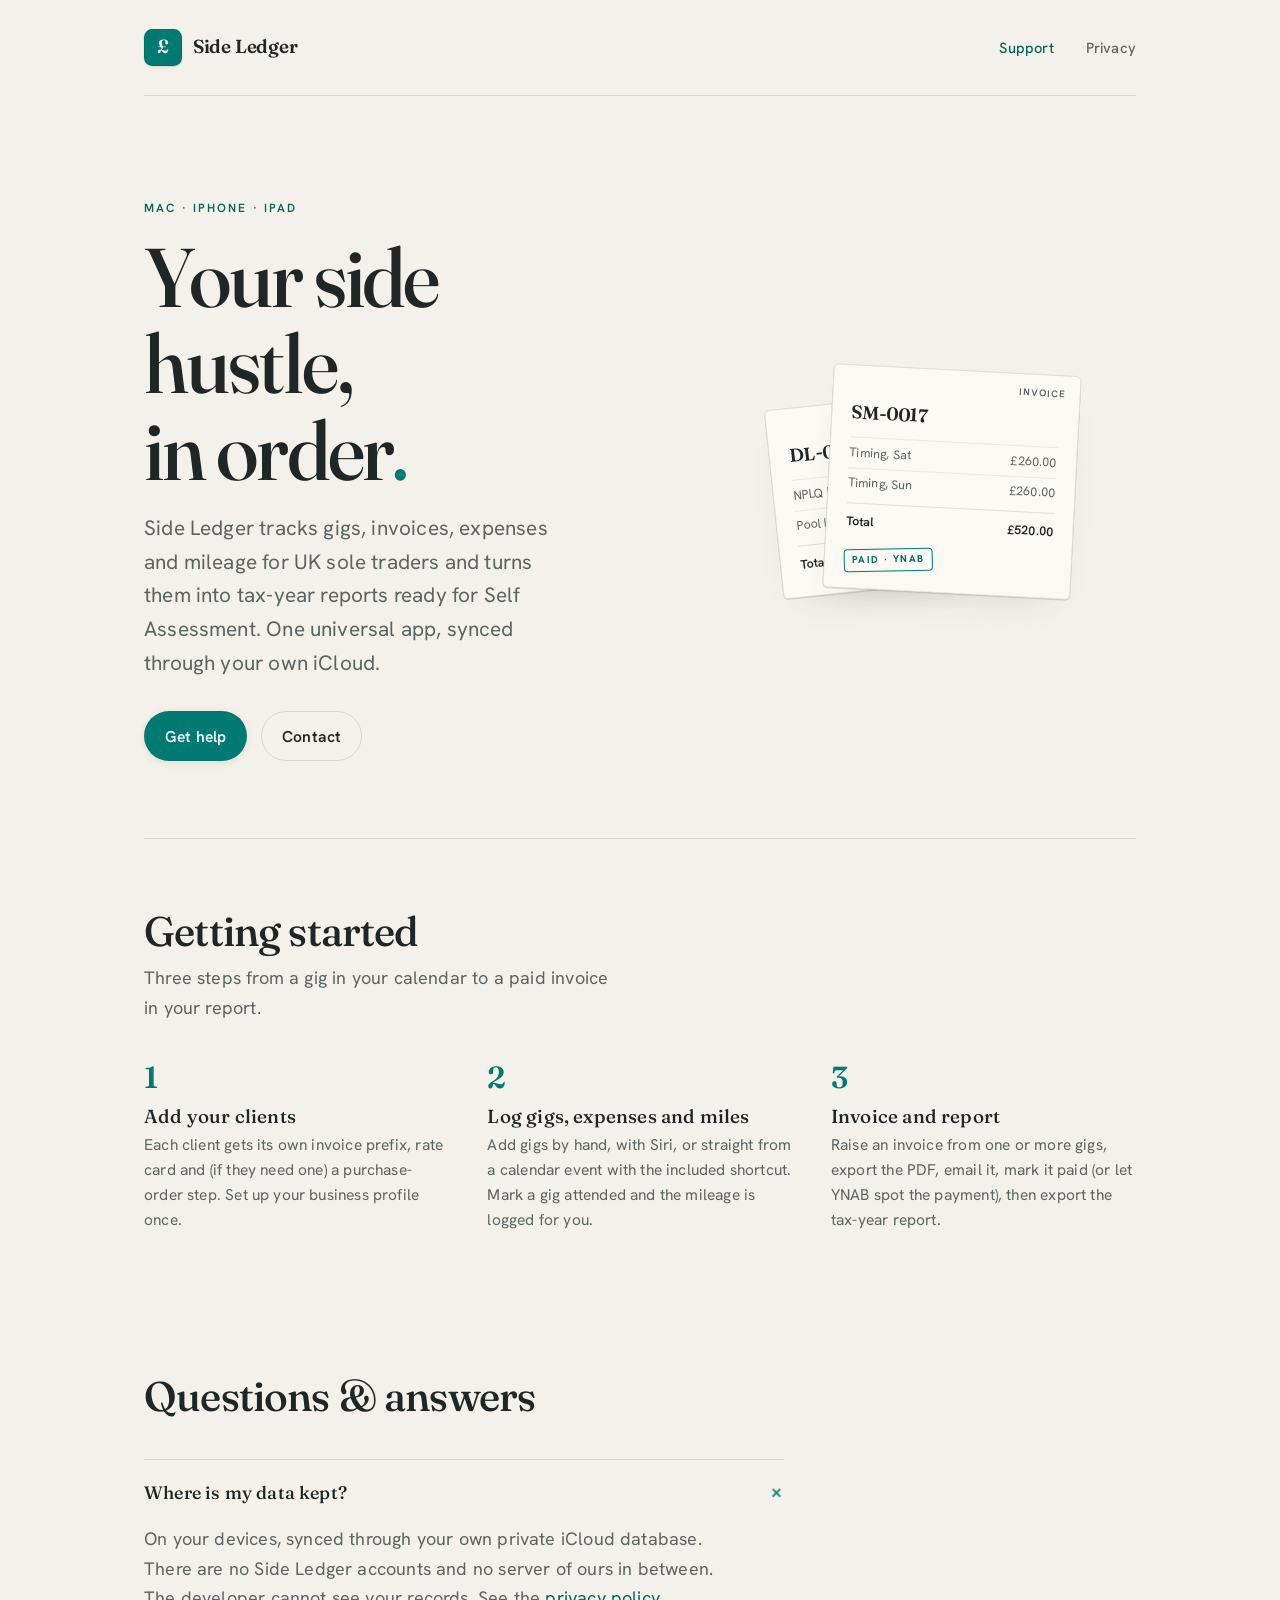
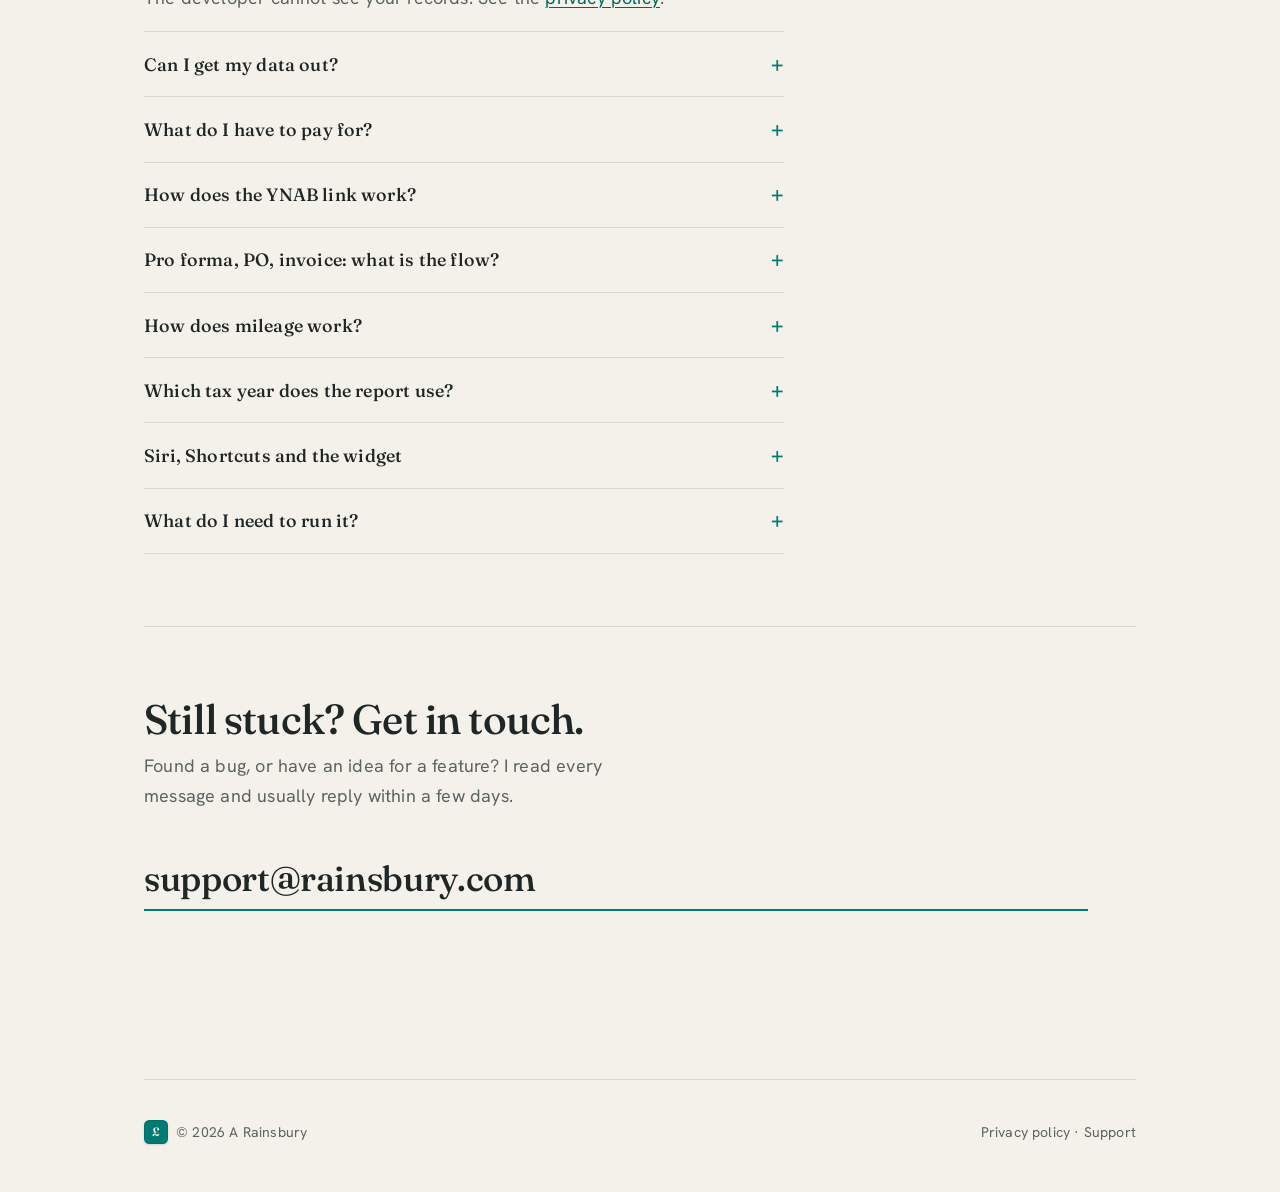
<file: index.html>
<!doctype html>
<html lang="en">
<head>
<meta charset="utf-8">
<meta name="viewport" content="width=device-width, initial-scale=1">
<title>Side Ledger Support</title>
<meta name="description" content="Support and help for Side Ledger, a universal app for Mac, iPhone and iPad that tracks a UK side hustle: gigs, invoices, expenses, mileage and tax-year reports, with optional YNAB payment matching.">
<meta property="og:title" content="Side Ledger Support">
<meta property="og:description" content="Help and contact for Side Ledger: gigs, invoices, expenses and mileage for UK sole traders, ready for Self Assessment.">
<meta property="og:type" content="website">
<link rel="preconnect" href="https://fonts.googleapis.com">
<link rel="preconnect" href="https://fonts.gstatic.com" crossorigin>
<link href="https://fonts.googleapis.com/css2?family=Fraunces:opsz,wght@9..144,400;9..144,500;9..144,600&family=Hanken+Grotesk:wght@400;500;600&display=swap" rel="stylesheet">
<link rel="stylesheet" href="styles.css">
</head>
<body>
<div class="wrap">

  <header class="site-head">
    <a class="brand" href="index.html">
      <span class="tile">£</span>
      <b>Side&nbsp;Ledger</b>
    </a>
    <nav class="nav">
      <a href="index.html" aria-current="page">Support</a>
      <a href="privacy.html">Privacy</a>
    </nav>
  </header>

  <main>
    <section class="hero">
      <div class="hero-copy">
        <p class="eyebrow reveal">Mac · iPhone · iPad</p>
        <h1 class="reveal">Your side hustle,<br>in order<span class="dot">.</span></h1>
        <p class="lede reveal">Side Ledger tracks gigs, invoices, expenses and mileage for UK sole traders and turns them into tax-year reports ready for Self Assessment. One universal app, synced through your own iCloud.</p>
        <div class="cta reveal">
          <a class="btn btn-primary" href="#help">Get help</a>
          <a class="btn btn-ghost" href="#contact">Contact</a>
        </div>
      </div>

      <div class="cluster" aria-hidden="true">
        <div class="sheet sheet--back">
          <span class="tag">Pro forma</span>
          <div class="ttl">DL-0042</div>
          <div class="row"><span>NPLQ Exam</span><span>£150.00</span></div>
          <div class="row"><span>Pool Lifeguard</span><span>£150.00</span></div>
          <div class="row total"><span>Total</span><span>£300.00</span></div>
        </div>
        <div class="sheet sheet--front">
          <span class="tag">Invoice</span>
          <div class="ttl">SM-0017</div>
          <div class="row"><span>Timing, Sat</span><span>£260.00</span></div>
          <div class="row"><span>Timing, Sun</span><span>£260.00</span></div>
          <div class="row total"><span>Total</span><span>£520.00</span></div>
          <span class="paid">Paid · YNAB</span>
        </div>
      </div>
    </section>

    <hr class="rule">

    <section id="help">
      <div class="section-head">
        <h2>Getting started</h2>
        <p>Three steps from a gig in your calendar to a paid invoice in your report.</p>
      </div>
      <div class="steps">
        <div class="step">
          <h3>Add your clients</h3>
          <p>Each client gets its own invoice prefix, rate card and (if they need one) a purchase-order step. Set up your business profile once.</p>
        </div>
        <div class="step">
          <h3>Log gigs, expenses and miles</h3>
          <p>Add gigs by hand, with Siri, or straight from a calendar event with the included shortcut. Mark a gig attended and the mileage is logged for you.</p>
        </div>
        <div class="step">
          <h3>Invoice and report</h3>
          <p>Raise an invoice from one or more gigs, export the PDF, email it, mark it paid (or let YNAB spot the payment), then export the tax-year report.</p>
        </div>
      </div>
    </section>

    <section id="faq">
      <div class="section-head">
        <h2>Questions &amp; answers</h2>
      </div>
      <div class="faq">
        <details open>
          <summary>Where is my data kept? <span class="mk">+</span></summary>
          <div class="ans">
            <p>On your devices, synced through your own private iCloud database. There are no Side Ledger accounts and no server of ours in between. The developer cannot see your records. See the <a href="privacy.html">privacy policy</a>.</p>
          </div>
        </details>
        <details>
          <summary>Can I get my data out? <span class="mk">+</span></summary>
          <div class="ans">
            <p>Always. Settings → Data exports everything as a zip of plain JSON plus your receipt images, and you can import it back on another device or keep it as a backup. Reports export as CSV and XLSX. None of that needs a purchase.</p>
          </div>
        </details>
        <details>
          <summary>What do I have to pay for? <span class="mk">+</span></summary>
          <div class="ans">
            <p>Two things, both optional. <strong>PDF export</strong> is a one-time purchase and covers exporting, sharing and emailing invoice PDFs. <strong>YNAB Sync</strong> is a monthly or yearly subscription. Everything else, including previews, email text, reports and the full data export, is free.</p>
            <p>Purchases are handled by the App Store. Use <strong>Restore Purchases</strong> on a new device, and manage or cancel the subscription in your Apple Account settings.</p>
          </div>
        </details>
        <details>
          <summary>How does the YNAB link work? <span class="mk">+</span></summary>
          <div class="ans">
            <p>Settings → YNAB signs you in with YNAB (read-only). You pick the plan and the accounts your invoice payments arrive in. Side Ledger then reads new incoming transactions and suggests which invoice each one pays. Nothing is marked paid until you tap <strong>Confirm</strong>, and <strong>Not this one</strong> hides a payment for good.</p>
            <p>Side Ledger never writes to YNAB. It cannot add, edit, categorise or delete transactions.</p>
          </div>
        </details>
        <details>
          <summary>Pro forma, PO, invoice: what is the flow? <span class="mk">+</span></summary>
          <div class="ans">
            <p>For clients who need a purchase order, Side Ledger raises a pro forma first. When the PO number arrives, add it and the same document becomes the invoice. Clients who do not need a PO go straight to invoice. Invoices can be re-issued at any time.</p>
          </div>
        </details>
        <details>
          <summary>How does mileage work? <span class="mk">+</span></summary>
          <div class="ans">
            <p>Give each venue a round-trip distance from home. When you mark a gig attended, a mileage entry is created for you at HMRC's simplified rate. You can change the number of trips (multi-day gigs often need more than one) or add entries by hand.</p>
          </div>
        </details>
        <details>
          <summary>Which tax year does the report use? <span class="mk">+</span></summary>
          <div class="ans">
            <p>The UK tax year (6 April to 5 April) by default, on an invoice-date or paid-date basis, with your own custom year-end if you need one. Expense categories map to the boxes on the SA103F self-employment pages.</p>
          </div>
        </details>
        <details>
          <summary>Siri, Shortcuts and the widget <span class="mk">+</span></summary>
          <div class="ans">
            <p>Side Ledger adds actions to Shortcuts and Siri: Add Gig, Mark Gig Attended, Get Gigs Needing Invoices, Get Unpaid Invoices, Add Expense, Add Mileage, Open Invoice, Open Gig, Get Clients, Get Venues, Get Rate Card, Find Gigs by Status and Find Invoices by Tax Year. They chain like any other actions, so a shortcut can get your clients, pick one and use its venues or rates, and Shortcuts' own Find Gigs and Find Invoices actions can filter by client, status, date or paid. They appear after the app's first launch. The widget shows what needs invoicing, what is awaiting a PO and what is unpaid.</p>
          </div>
        </details>
        <details>
          <summary>What do I need to run it? <span class="mk">+</span></summary>
          <div class="ans">
            <p>A Mac running <strong>macOS 26</strong> or later, or an iPhone or iPad running <strong>iOS or iPadOS 26</strong> or later, signed in to iCloud. It is a universal app, so one purchase covers all three.</p>
          </div>
        </details>
      </div>
    </section>

    <hr class="rule">

    <section id="contact">
      <div class="section-head">
        <h2>Still stuck? Get in touch.</h2>
        <p>Found a bug, or have an idea for a feature? I read every message and usually reply within a few days.</p>
      </div>
      <div class="contact">
        <a class="mail" href="mailto:support@rainsbury.com?subject=Side%20Ledger%20support">support@rainsbury.com</a>
      </div>
    </section>
  </main>

  <footer class="site-foot">
    <span class="foot-brand"><span class="tile">£</span> © 2026 A Rainsbury</span>
    <span><a href="privacy.html">Privacy policy</a> · <a href="mailto:support@rainsbury.com">Support</a></span>
  </footer>

</div>
</body>
</html>
</file>
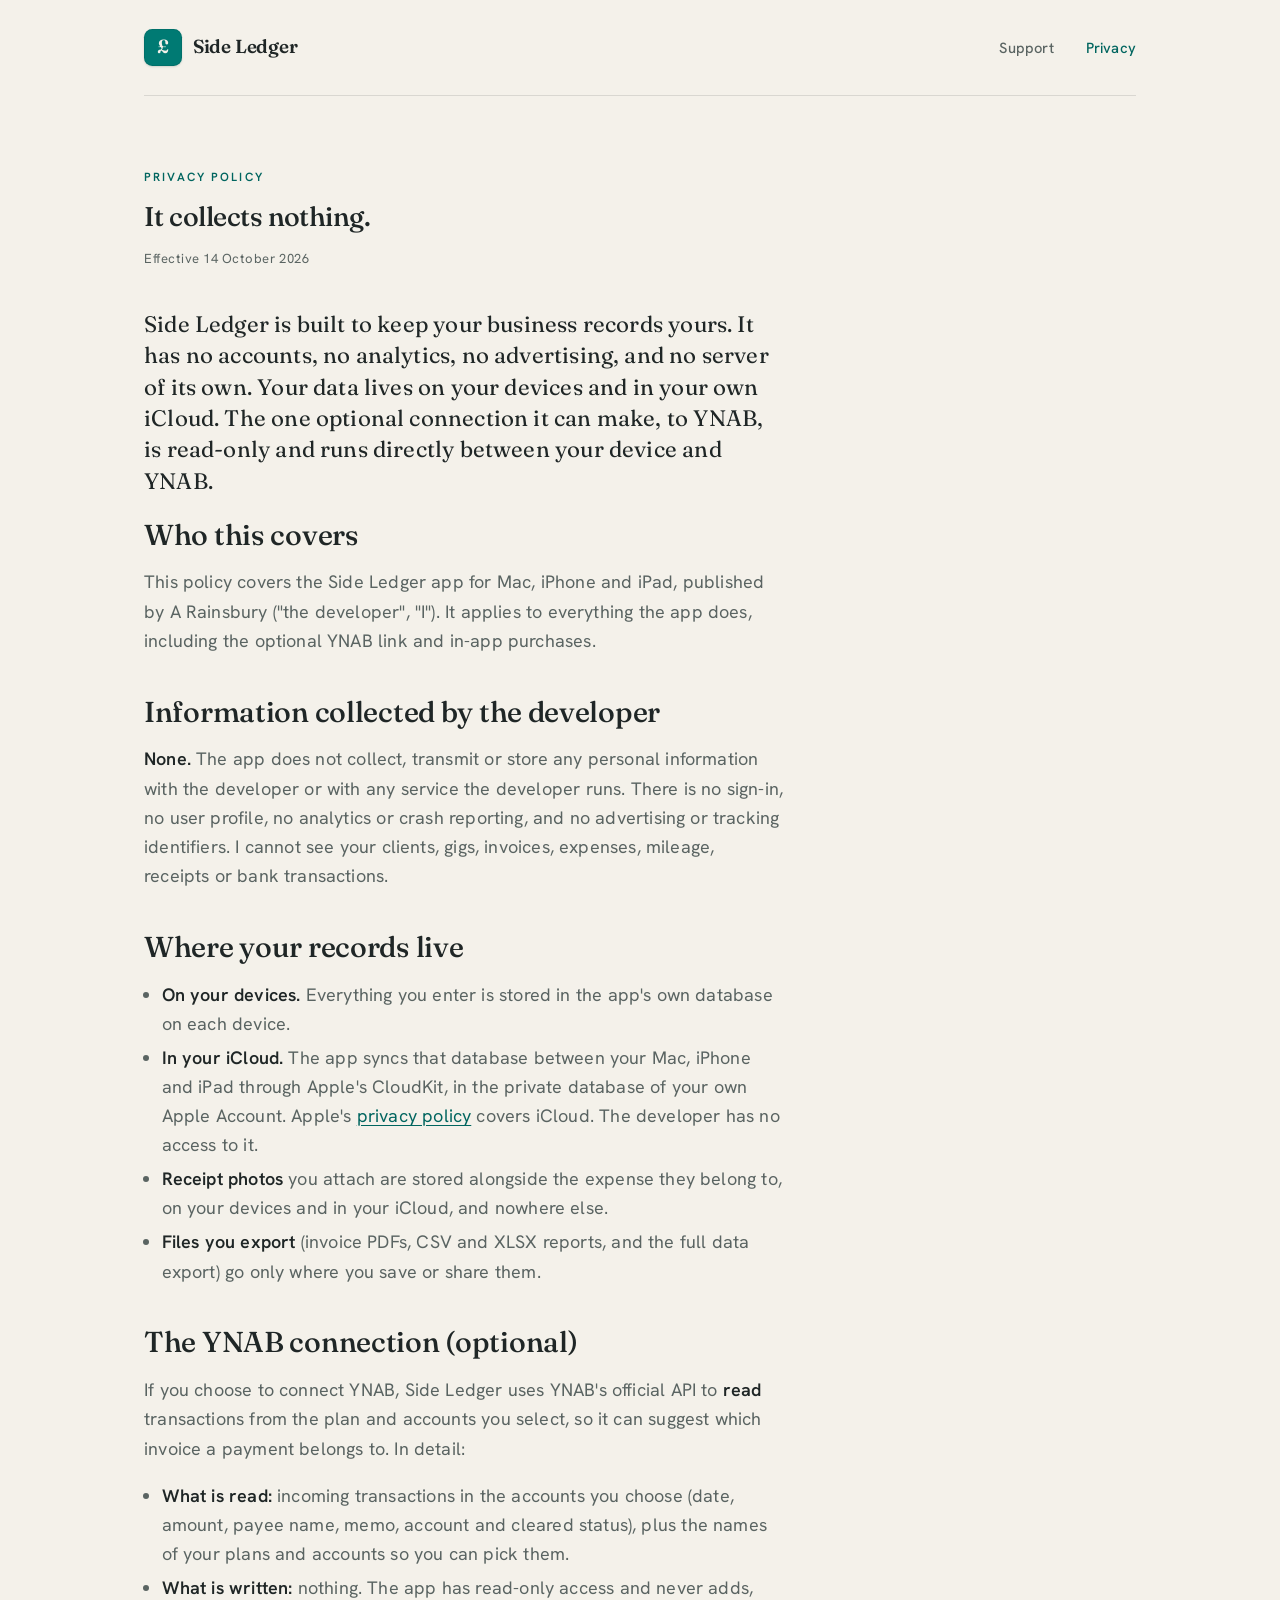
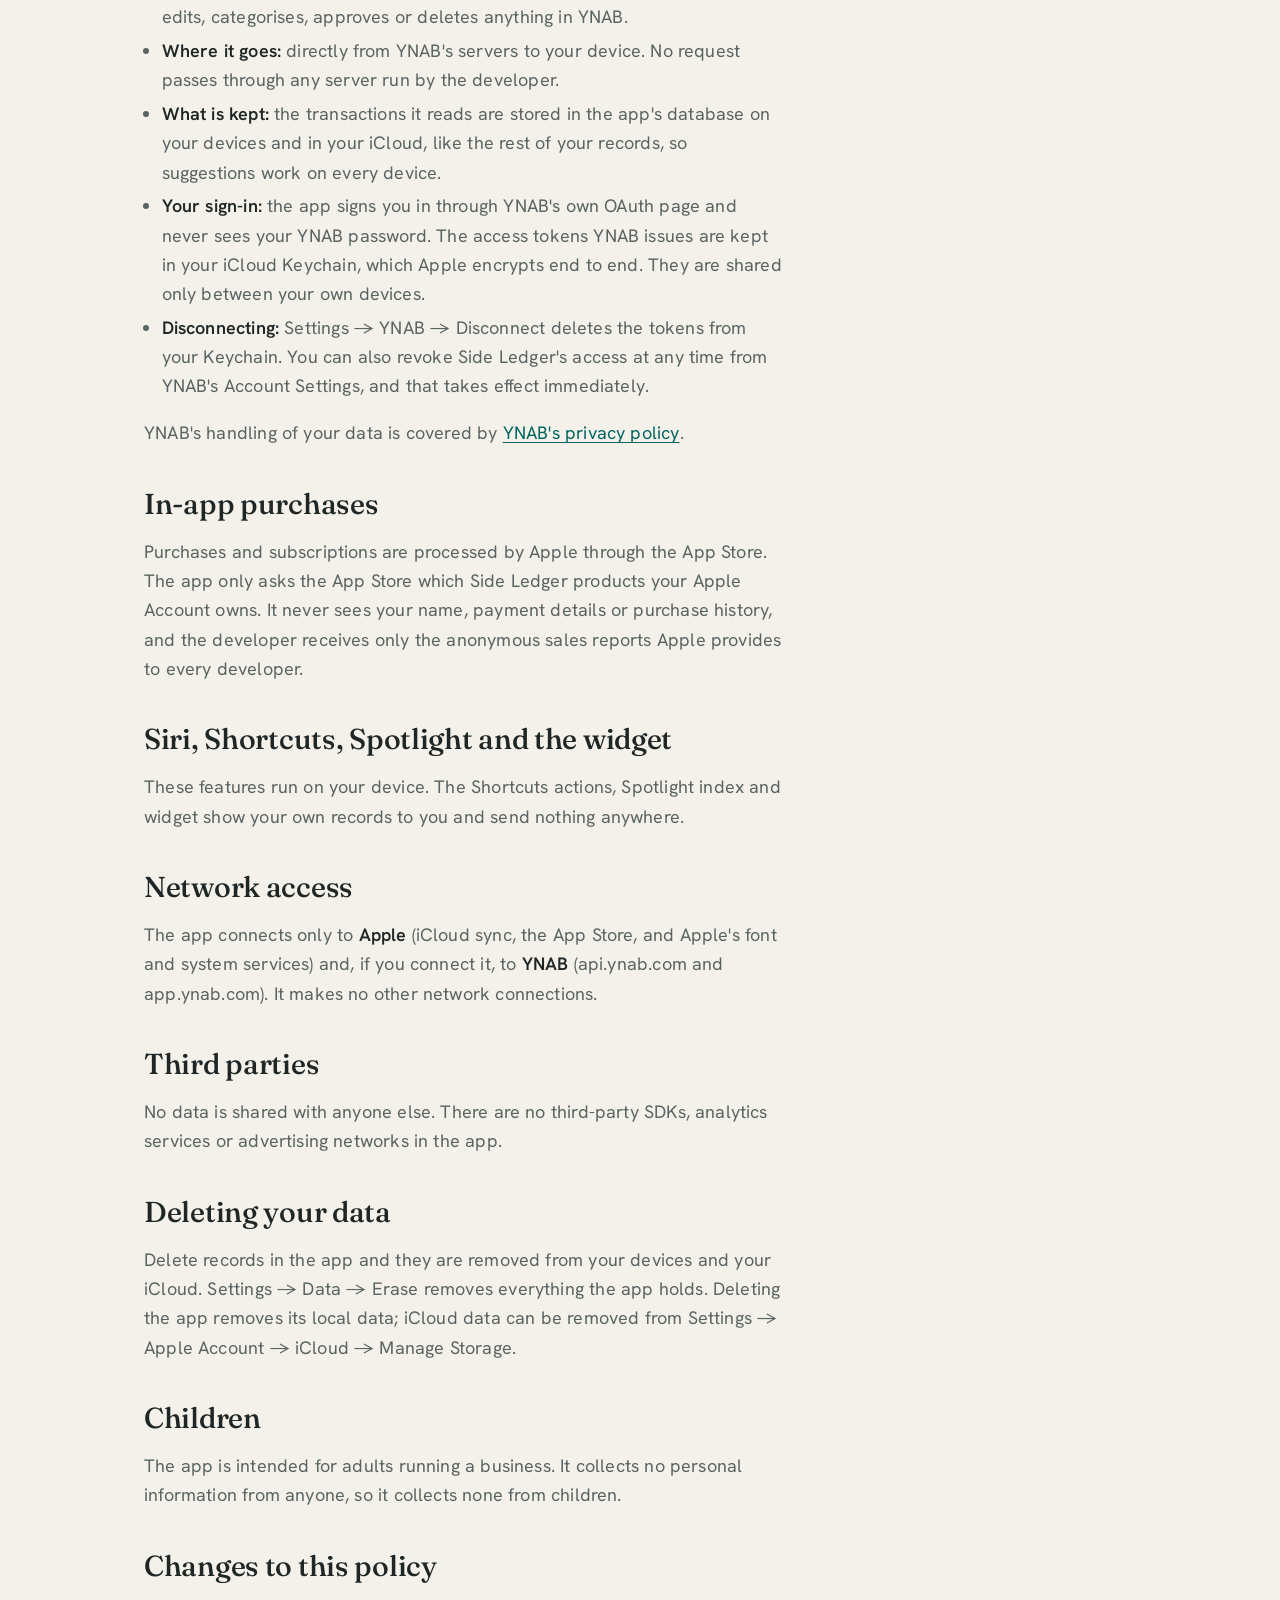
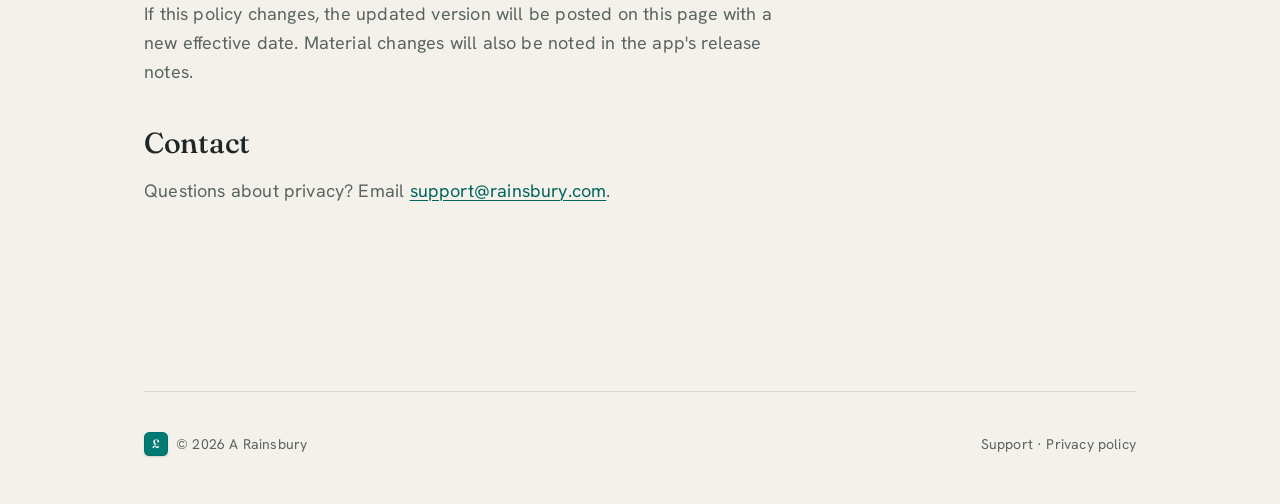
<file: privacy.html>
<!doctype html>
<html lang="en">
<head>
<meta charset="utf-8">
<meta name="viewport" content="width=device-width, initial-scale=1">
<title>Side Ledger Privacy Policy</title>
<meta name="description" content="Privacy policy for Side Ledger. The short version: it collects nothing. Your records live on your devices and in your own iCloud. The optional YNAB link is read-only and runs directly between your device and YNAB.">
<meta property="og:title" content="Side Ledger Privacy Policy">
<meta property="og:description" content="Side Ledger collects nothing. No accounts, no tracking, no servers of ours. The YNAB link is read-only.">
<meta property="og:type" content="website">
<link rel="preconnect" href="https://fonts.googleapis.com">
<link rel="preconnect" href="https://fonts.gstatic.com" crossorigin>
<link href="https://fonts.googleapis.com/css2?family=Fraunces:opsz,wght@9..144,400;9..144,500;9..144,600&family=Hanken+Grotesk:wght@400;500;600&display=swap" rel="stylesheet">
<link rel="stylesheet" href="styles.css">
</head>
<body>
<div class="wrap">

  <header class="site-head">
    <a class="brand" href="index.html">
      <span class="tile">£</span>
      <b>Side&nbsp;Ledger</b>
    </a>
    <nav class="nav">
      <a href="index.html">Support</a>
      <a href="privacy.html" aria-current="page">Privacy</a>
    </nav>
  </header>

  <main>
    <section>
      <p class="eyebrow reveal">Privacy policy</p>
      <h1 class="reveal" style="font-family:var(--display);font-weight:500;font-size:clamp(2.2rem,1.5rem+3vw,3.6rem);letter-spacing:-0.02em;line-height:1.05;margin-bottom:1rem;">It collects nothing.</h1>
      <p class="stamp reveal">Effective 14 October 2026</p>

      <div class="prose reveal" style="margin-top:2.5rem;">
        <p class="lead">Side Ledger is built to keep your business records yours. It has no accounts, no analytics, no advertising, and no server of its own. Your data lives on your devices and in your own iCloud. The one optional connection it can make, to YNAB, is read-only and runs directly between your device and YNAB.</p>

        <h2>Who this covers</h2>
        <p>This policy covers the Side Ledger app for Mac, iPhone and iPad, published by A Rainsbury ("the developer", "I"). It applies to everything the app does, including the optional YNAB link and in-app purchases.</p>

        <h2>Information collected by the developer</h2>
        <p><strong>None.</strong> The app does not collect, transmit or store any personal information with the developer or with any service the developer runs. There is no sign-in, no user profile, no analytics or crash reporting, and no advertising or tracking identifiers. I cannot see your clients, gigs, invoices, expenses, mileage, receipts or bank transactions.</p>

        <h2>Where your records live</h2>
        <ul>
          <li><strong>On your devices.</strong> Everything you enter is stored in the app's own database on each device.</li>
          <li><strong>In your iCloud.</strong> The app syncs that database between your Mac, iPhone and iPad through Apple's CloudKit, in the private database of your own Apple Account. Apple's <a href="https://www.apple.com/legal/privacy/">privacy policy</a> covers iCloud. The developer has no access to it.</li>
          <li><strong>Receipt photos</strong> you attach are stored alongside the expense they belong to, on your devices and in your iCloud, and nowhere else.</li>
          <li><strong>Files you export</strong> (invoice PDFs, CSV and XLSX reports, and the full data export) go only where you save or share them.</li>
        </ul>

        <h2>The YNAB connection (optional)</h2>
        <p>If you choose to connect YNAB, Side Ledger uses YNAB's official API to <strong>read</strong> transactions from the plan and accounts you select, so it can suggest which invoice a payment belongs to. In detail:</p>
        <ul>
          <li><strong>What is read:</strong> incoming transactions in the accounts you choose (date, amount, payee name, memo, account and cleared status), plus the names of your plans and accounts so you can pick them.</li>
          <li><strong>What is written:</strong> nothing. The app has read-only access and never adds, edits, categorises, approves or deletes anything in YNAB.</li>
          <li><strong>Where it goes:</strong> directly from YNAB's servers to your device. No request passes through any server run by the developer.</li>
          <li><strong>What is kept:</strong> the transactions it reads are stored in the app's database on your devices and in your iCloud, like the rest of your records, so suggestions work on every device.</li>
          <li><strong>Your sign-in:</strong> the app signs you in through YNAB's own OAuth page and never sees your YNAB password. The access tokens YNAB issues are kept in your iCloud Keychain, which Apple encrypts end to end. They are shared only between your own devices.</li>
          <li><strong>Disconnecting:</strong> Settings → YNAB → Disconnect deletes the tokens from your Keychain. You can also revoke Side Ledger's access at any time from YNAB's Account Settings, and that takes effect immediately.</li>
        </ul>
        <p>YNAB's handling of your data is covered by <a href="https://www.ynab.com/privacy-policy">YNAB's privacy policy</a>.</p>

        <h2>In-app purchases</h2>
        <p>Purchases and subscriptions are processed by Apple through the App Store. The app only asks the App Store which Side Ledger products your Apple Account owns. It never sees your name, payment details or purchase history, and the developer receives only the anonymous sales reports Apple provides to every developer.</p>

        <h2>Siri, Shortcuts, Spotlight and the widget</h2>
        <p>These features run on your device. The Shortcuts actions, Spotlight index and widget show your own records to you and send nothing anywhere.</p>

        <h2>Network access</h2>
        <p>The app connects only to <strong>Apple</strong> (iCloud sync, the App Store, and Apple's font and system services) and, if you connect it, to <strong>YNAB</strong> (api.ynab.com and app.ynab.com). It makes no other network connections.</p>

        <h2>Third parties</h2>
        <p>No data is shared with anyone else. There are no third-party SDKs, analytics services or advertising networks in the app.</p>

        <h2>Deleting your data</h2>
        <p>Delete records in the app and they are removed from your devices and your iCloud. Settings → Data → Erase removes everything the app holds. Deleting the app removes its local data; iCloud data can be removed from Settings → Apple Account → iCloud → Manage Storage.</p>

        <h2>Children</h2>
        <p>The app is intended for adults running a business. It collects no personal information from anyone, so it collects none from children.</p>

        <h2>Changes to this policy</h2>
        <p>If this policy changes, the updated version will be posted on this page with a new effective date. Material changes will also be noted in the app's release notes.</p>

        <h2>Contact</h2>
        <p>Questions about privacy? Email <a href="mailto:support@rainsbury.com?subject=Side%20Ledger%20privacy">support@rainsbury.com</a>.</p>
      </div>
    </section>
  </main>

  <footer class="site-foot">
    <span class="foot-brand"><span class="tile">£</span> © 2026 A Rainsbury</span>
    <span><a href="index.html">Support</a> · <a href="privacy.html">Privacy policy</a></span>
  </footer>

</div>
</body>
</html>
</file>
<file: styles.css>
/* Side Ledger: support & privacy site
   Aesthetic: editorial ledger. Cream paper, ink, the app's teal accent.
   Theme-aware via light-dark(); no build step; hosted on GitHub Pages. */

:root {
  color-scheme: light dark;

  --paper:      light-dark(#f4f1ea, #16191a);
  --panel:      light-dark(#fbf9f4, #1f2426);
  --ink:        light-dark(#1f2626, #e6e9e4);
  --ink-soft:   light-dark(#5a6462, #a9b3af);
  --accent:     light-dark(#007a73, #4cc3b8);
  --accent-ink: light-dark(#00655f, #6ad0c6);  /* darker/brighter for text contrast */
  --line:       light-dark(rgba(31,38,38,.13), rgba(230,233,228,.14));
  --line-soft:  light-dark(rgba(31,38,38,.07), rgba(230,233,228,.07));
  --shadow:     light-dark(rgba(20,60,56,.16), rgba(0,0,0,.5));

  /* The "£" tile keeps the app-icon look in both themes. */
  --tile:       #007a73;
  --tile-ink:   #f4f1ea;

  --measure: 64ch;
  --pad-x: clamp(1.25rem, 5vw, 4rem);

  --display: "Fraunces", "Iowan Old Style", Georgia, serif;
  --body: "Hanken Grotesk", "Avenir Next", "Segoe UI", system-ui, sans-serif;
}

* { box-sizing: border-box; }

html { -webkit-text-size-adjust: 100%; scroll-behavior: smooth; }

body {
  margin: 0;
  overflow-x: hidden;
  background: var(--paper);
  color: var(--ink);
  font-family: var(--body);
  font-size: clamp(1rem, 0.96rem + 0.25vw, 1.125rem);
  line-height: 1.62;
  letter-spacing: 0.01em;
  -webkit-font-smoothing: antialiased;
  text-rendering: optimizeLegibility;
}

.wrap {
  max-width: 70rem;
  margin-inline: auto;
  padding-inline: var(--pad-x);
}

a { color: var(--accent-ink); text-underline-offset: 0.18em; text-decoration-thickness: 1px; }
a:hover { color: var(--ink); }

h1, h2, h3 { font-family: var(--display); font-weight: 500; line-height: 1.04; margin: 0; }

.eyebrow {
  font-family: var(--body);
  font-size: 0.74rem;
  font-weight: 600;
  letter-spacing: 0.18em;
  text-transform: uppercase;
  color: var(--accent-ink);
  margin: 0 0 1rem;
}

/* ---------- header ---------- */

.site-head {
  display: flex;
  align-items: center;
  justify-content: space-between;
  gap: 1rem;
  padding-block: clamp(1.1rem, 2.5vw, 1.8rem);
  border-bottom: 1px solid var(--line);
}

.brand { display: inline-flex; align-items: center; gap: 0.7rem; text-decoration: none; color: var(--ink); }
.brand:hover { color: var(--ink); }

.tile {
  width: 2.35rem; height: 2.35rem;
  flex: none;
  display: grid; place-items: center;
  background: var(--tile);
  color: var(--tile-ink);
  border-radius: 22%;
  box-shadow: inset 0 0 0 1px rgba(0,0,0,.08), 0 1px 2px var(--shadow);
  font-family: var(--display);
  font-weight: 600;
  font-size: 1.18rem;
  letter-spacing: -0.02em;
}

.brand b { font-family: var(--display); font-weight: 600; font-size: 1.18rem; letter-spacing: -0.01em; }

.nav { display: flex; gap: clamp(1rem, 3vw, 2rem); font-size: 0.92rem; font-weight: 500; }
.nav a { color: var(--ink-soft); text-decoration: none; }
.nav a:hover, .nav a[aria-current="page"] { color: var(--accent-ink); }

/* ---------- hero ---------- */

.hero {
  display: grid;
  grid-template-columns: 1.15fr 1fr;
  gap: clamp(2rem, 5vw, 4.5rem);
  align-items: center;
  padding-block: clamp(3rem, 8vw, 6.5rem) clamp(2.5rem, 6vw, 5rem);
}

.hero h1 {
  font-size: clamp(2.7rem, 1.6rem + 5vw, 5.2rem);
  letter-spacing: -0.025em;
  margin-bottom: 1.1rem;
}
.hero h1 .dot { color: var(--accent); }

.lede {
  font-size: clamp(1.1rem, 1.02rem + 0.4vw, 1.3rem);
  color: var(--ink-soft);
  max-width: 36ch;
  margin: 0 0 2rem;
}

.cta { display: flex; flex-wrap: wrap; gap: 0.85rem; align-items: center; }

.btn {
  display: inline-flex; align-items: center; gap: 0.5rem;
  font-family: var(--body); font-weight: 600; font-size: 0.98rem;
  padding: 0.7rem 1.25rem;
  border-radius: 999px;
  text-decoration: none;
  border: 1px solid transparent;
  transition: transform .25s cubic-bezier(.22,1,.36,1), background-color .25s, color .25s, border-color .25s;
}
.btn-primary { background: var(--accent); color: #f4fffd; box-shadow: 0 2px 10px -2px var(--shadow); }
.btn-primary:hover { color: #f4fffd; transform: translateY(-2px); }
.btn-ghost { color: var(--ink); border-color: var(--line); }
.btn-ghost:hover { color: var(--ink); border-color: var(--accent); background: var(--line-soft); }

/* hero specimen: a little invoice the app produces */
.cluster { position: relative; min-height: 19rem; display: grid; place-items: center; }

.sheet {
  position: absolute;
  background: var(--panel);
  border: 1px solid var(--line);
  border-radius: 5px;
  box-shadow: 0 1px 0 var(--line), 0 18px 40px -22px var(--shadow);
  padding: 1.1rem 1.2rem;
  font-family: var(--body);
  color: var(--ink);
}
.sheet .tag {
  position: absolute; top: 0.6rem; right: 0.8rem;
  font-size: 0.6rem; font-weight: 600;
  letter-spacing: 0.16em; text-transform: uppercase; color: var(--ink-soft);
}
.sheet .ttl { font-family: var(--display); font-weight: 600; font-size: 1.15rem; letter-spacing: -0.01em; margin: 0.9rem 0 0.6rem; }
.sheet .row { display: flex; justify-content: space-between; gap: 1rem; font-size: 0.78rem; color: var(--ink-soft); padding: 0.28rem 0; border-top: 1px solid var(--line-soft); }
.sheet .row.total { color: var(--ink); font-weight: 600; border-top: 1px solid var(--line); margin-top: 0.3rem; padding-top: 0.5rem; }
.sheet .paid { display: inline-block; margin-top: 0.7rem; font-size: 0.62rem; font-weight: 700; letter-spacing: 0.14em; text-transform: uppercase; color: var(--accent-ink); border: 1.5px solid var(--accent); border-radius: 4px; padding: 0.15rem 0.45rem; transform: rotate(-4deg); }
.sheet--back { width: 12.5rem; transform: rotate(-6deg) translate(-3rem, 0.6rem); z-index: 1; }
.sheet--front { width: 15.5rem; transform: rotate(3deg) translate(2rem, 0); z-index: 2; }

/* ---------- generic section ---------- */

section { padding-block: clamp(2.5rem, 6vw, 4.5rem); }
.section-head { max-width: 48ch; margin-bottom: clamp(1.5rem, 4vw, 2.5rem); }
.section-head h2 { font-size: clamp(1.7rem, 1.3rem + 1.6vw, 2.6rem); letter-spacing: -0.02em; }
.section-head p { color: var(--ink-soft); margin: 0.6rem 0 0; }
.rule { border: 0; border-top: 1px solid var(--line); margin: 0; }

.steps { display: grid; grid-template-columns: repeat(3, 1fr); gap: clamp(1.25rem, 3vw, 2.5rem); counter-reset: step; }
.step { position: relative; padding-top: 2.8rem; }
.step::before {
  counter-increment: step; content: counter(step);
  position: absolute; top: 0; left: 0;
  font-family: var(--display); font-weight: 600; font-size: 1.9rem;
  color: var(--accent); line-height: 1;
}
.step h3 { font-size: 1.18rem; margin-bottom: 0.35rem; }
.step p { margin: 0; color: var(--ink-soft); font-size: 0.97rem; }

.faq { max-width: var(--measure); }
.faq details { border-top: 1px solid var(--line); }
.faq details:last-of-type { border-bottom: 1px solid var(--line); }
.faq summary {
  list-style: none; cursor: pointer;
  display: flex; align-items: baseline; justify-content: space-between; gap: 1rem;
  padding: 1.1rem 0;
  font-family: var(--display); font-size: 1.12rem; font-weight: 500; color: var(--ink);
}
.faq summary::-webkit-details-marker { display: none; }
.faq summary .mk { font-family: var(--body); color: var(--accent); font-size: 1.4rem; line-height: 1; transition: transform .3s cubic-bezier(.22,1,.36,1); flex: none; }
.faq details[open] summary .mk { transform: rotate(45deg); }
.faq .ans { padding: 0 0 1.2rem; color: var(--ink-soft); max-width: 58ch; }
.faq .ans p { margin: 0 0 0.6rem; }
.faq .ans p:last-child { margin-bottom: 0; }

.contact { display: grid; grid-template-columns: 1fr auto; gap: 1.5rem 3rem; align-items: end; }
.contact .mail {
  font-family: var(--display); font-weight: 500;
  font-size: clamp(1.4rem, 1.1rem + 1.6vw, 2.2rem);
  letter-spacing: -0.01em; text-decoration: none; color: var(--ink);
  border-bottom: 2px solid var(--accent); padding-bottom: 0.15rem;
}
.contact .mail:hover { color: var(--accent-ink); }

.prose { max-width: var(--measure); }
.prose h2 { font-size: clamp(1.35rem, 1.1rem + 1vw, 1.8rem); margin: 2.6rem 0 0.7rem; letter-spacing: -0.01em; }
.prose h2:first-of-type { margin-top: 0; }
.prose p, .prose li { color: var(--ink-soft); }
.prose ul { padding-left: 1.1rem; }
.prose li { margin: 0.3rem 0; }
.prose strong { color: var(--ink); font-weight: 600; }
.lead { font-size: clamp(1.15rem, 1.05rem + 0.5vw, 1.4rem); color: var(--ink) !important; font-family: var(--display); font-weight: 400; line-height: 1.4; }
.stamp { font-size: 0.82rem; color: var(--ink-soft); letter-spacing: 0.04em; }

/* ---------- footer ---------- */

.site-foot {
  border-top: 1px solid var(--line);
  margin-top: clamp(3rem, 8vw, 6rem);
  padding-block: 2.5rem 3rem;
  display: flex; flex-wrap: wrap; gap: 0.5rem 1.5rem;
  align-items: center; justify-content: space-between;
  font-size: 0.88rem; color: var(--ink-soft);
}
.site-foot a { color: var(--ink-soft); text-decoration: none; }
.site-foot a:hover { color: var(--accent-ink); }
.site-foot .foot-brand { display: inline-flex; align-items: center; gap: 0.5rem; }
.site-foot .foot-brand .tile { width: 1.5rem; height: 1.5rem; font-size: 0.75rem; }

/* ---------- entrance motion ---------- */

@media (prefers-reduced-motion: no-preference) {
  .reveal { opacity: 0; transform: translateY(14px); animation: rise .8s cubic-bezier(.22,1,.36,1) forwards; }
  .reveal:nth-child(1) { animation-delay: .04s; }
  .reveal:nth-child(2) { animation-delay: .12s; }
  .reveal:nth-child(3) { animation-delay: .2s; }
  .reveal:nth-child(4) { animation-delay: .28s; }
  .hero .cluster { opacity: 0; animation: fade 1s ease .25s forwards; }
  @keyframes rise { to { opacity: 1; transform: none; } }
  @keyframes fade { to { opacity: 1; } }
}

/* ---------- responsive ---------- */

@media (max-width: 820px) {
  .hero { grid-template-columns: 1fr; padding-bottom: 2rem; }
  .hero .cluster { order: -1; min-height: 15rem; margin-bottom: 0.5rem; }
  .sheet--back { width: 10.5rem; transform: rotate(-6deg) translate(-2.4rem, 0.4rem); }
  .sheet--front { width: 13rem; transform: rotate(3deg) translate(1.6rem, 0); }
  .steps { grid-template-columns: 1fr; gap: 1.75rem; }
  .step { padding-top: 0; padding-left: 2.9rem; }
  .step::before { top: -0.15rem; }
  .contact { grid-template-columns: 1fr; align-items: start; }
}

@media (max-width: 420px) {
  .nav { gap: 1rem; }
  .sheet--back { display: none; }
  .sheet--front { transform: rotate(2deg); }
}
</file>
